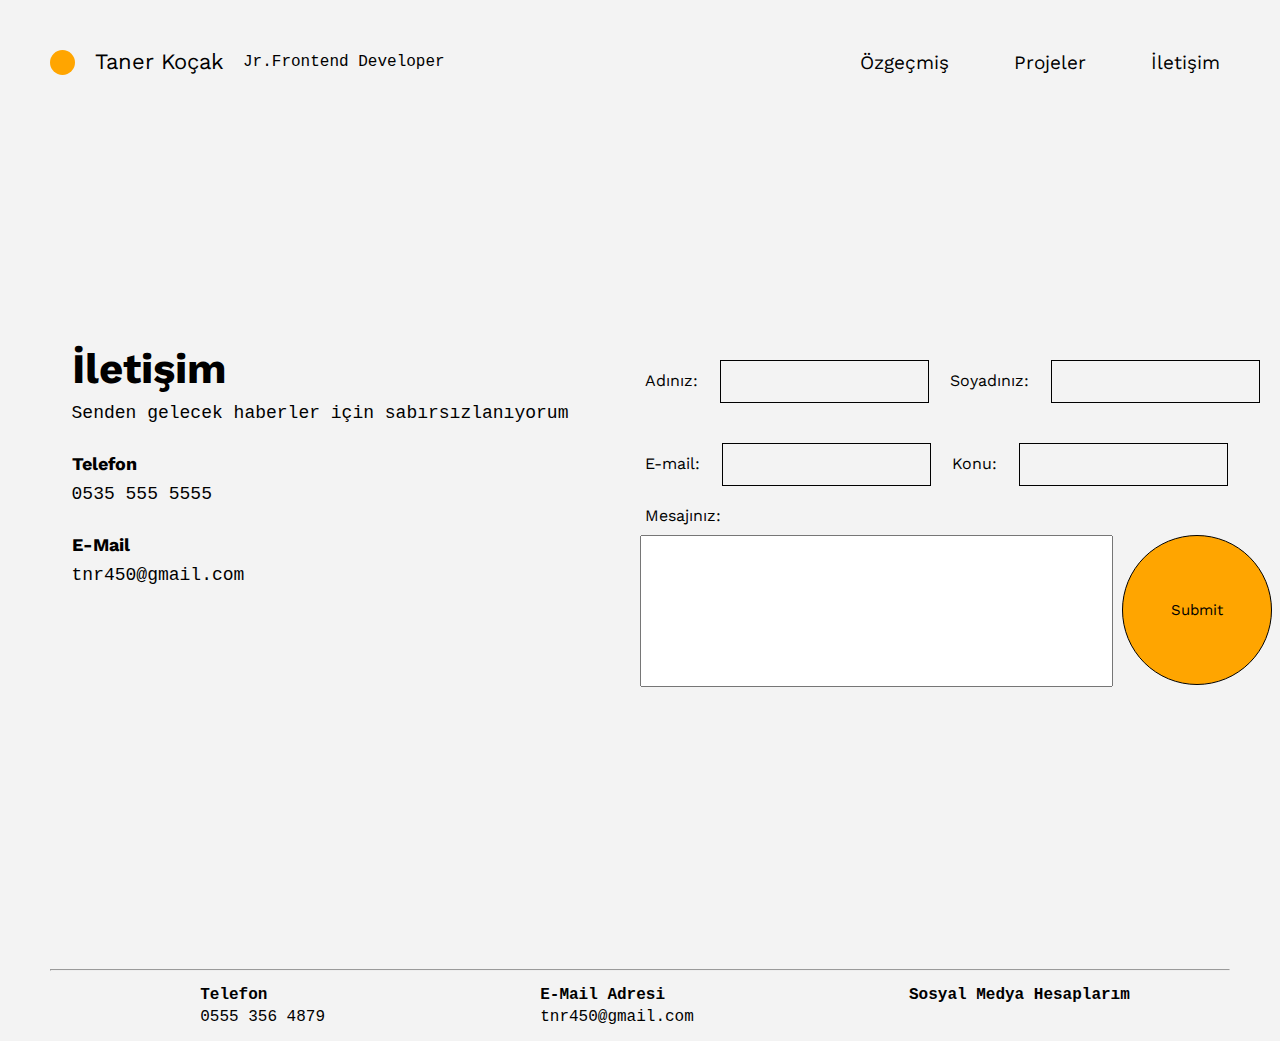
<file: contact.html>
<!DOCTYPE html>
<html lang="en">

<head>
    <meta charset="UTF-8">
    <meta http-equiv="X-UA-Compatible" content="IE=edge">
    <meta name="viewport" content="width=device-width, initial-scale=1.0">
    <title>İletişim</title>
    <link rel="stylesheet" href="contact.css">
    <link rel="preconnect" href="https://fonts.googleapis.com">
    <link rel="preconnect" href="https://fonts.gstatic.com" crossorigin>
    <link href="https://fonts.googleapis.com/css2?family=Work+Sans:wght@600&display=swap" rel="stylesheet">
    <link rel="preconnect" href="https://fonts.googleapis.com">
    <link rel="preconnect" href="https://fonts.gstatic.com" crossorigin>
    <link href="https://fonts.googleapis.com/css2?family=Merriweather&display=swap" rel="stylesheet">
    <link rel="stylesheet" href="https://cdnjs.cloudflare.com/ajax/libs/font-awesome/6.3.0/css/all.min.css"
        integrity="sha512-SzlrxWUlpfuzQ+pcUCosxcglQRNAq/DZjVsC0lE40xsADsfeQoEypE+enwcOiGjk/bSuGGKHEyjSoQ1zVisanQ=="
        crossorigin="anonymous" referrerpolicy="no-referrer" />
</head>

<body>
    <nav class="navbar">
        <div class="container">
            <div class="orange"></div>
            <div class="text">
                <a href="index.html">
                    Taner Koçak
                </a>
                <div class="text2">
                    <p>Jr.Frontend Developer</p>
                </div>
                <div class="text3">
                    <ul>
                        <li>
                            <a href="resume.html" target="_blank">
                                Özgeçmiş
                            </a>
                        </li>
                        <li>
                            <a href="projects.html" target="_blank">
                                Projeler
                            </a>
                        </li>
                        <li>
                            <a href="contact.html" target="_blank">
                                İletişim
                            </a>
                        </li>
                    </ul>
                </div>
            </div>
        </div>
    </nav>
    <div class="left-grid">
        <div class="container">
            <h1>İletişim</h1>
            <p>Senden gelecek haberler için sabırsızlanıyorum</p>
            <h3>Telefon</h3>
            <p>0535 555 5555</p>
            <h3>E-Mail</h3>
            <p>tnr450@gmail.com</p>
        </div>
    </div>
    <div class="right-grid">
        <div class="inline-container">
            <label>
                Adınız:
            </label>
            <input type="text">
            <label>
                Soyadınız:
            </label>
            <input type="text"><br>
            <label>
                E-mail:
            </label>
            <input type="text">
            <label>
                Konu:
            </label>
            <input type="text">
            <br>
            <label>
                Mesajınız:
            </label>
            <br>
            <textarea name="message" cols="57" rows="10"></textarea>
            <div class="buton">
                <button>Submit</button>
            </div>
        </div>
    </div>
    <footer class="alt">
        <hr class="cizgi">
        <div class="phone">
            <div class="number">
                <b>Telefon</b>
                <p>0555 356 4879</p>
            </div>
            <div class="email">
                <b>E-Mail Adresi</b>
                <p>tnr450@gmail.com</p>
            </div>
            <div class="follow">
                <b>Sosyal Medya Hesaplarım</b>
                <ul>
                    <li>
                        <a href="https://www.linkedin.com/in/tanerkck1/" target="_blank">
                            <i class="fa-brands fa-linkedin"></i>
                        </a>
                    </li>
                    <li>
                        <a href="https://www.instagram.com/tanerkk1/" target="_blank">
                            <i class="fa-brands fa-instagram"></i>
                        </a>
                    </li>
                    <li>
                        <a href="https://twitter.com/TanerKocak193" target="_blank">
                            <i class="fa-brands fa-twitter"></i>
                        </a>
                    </li>
                </ul>
            </div>
        </div>
    </footer>
</body>

</html>
</file>
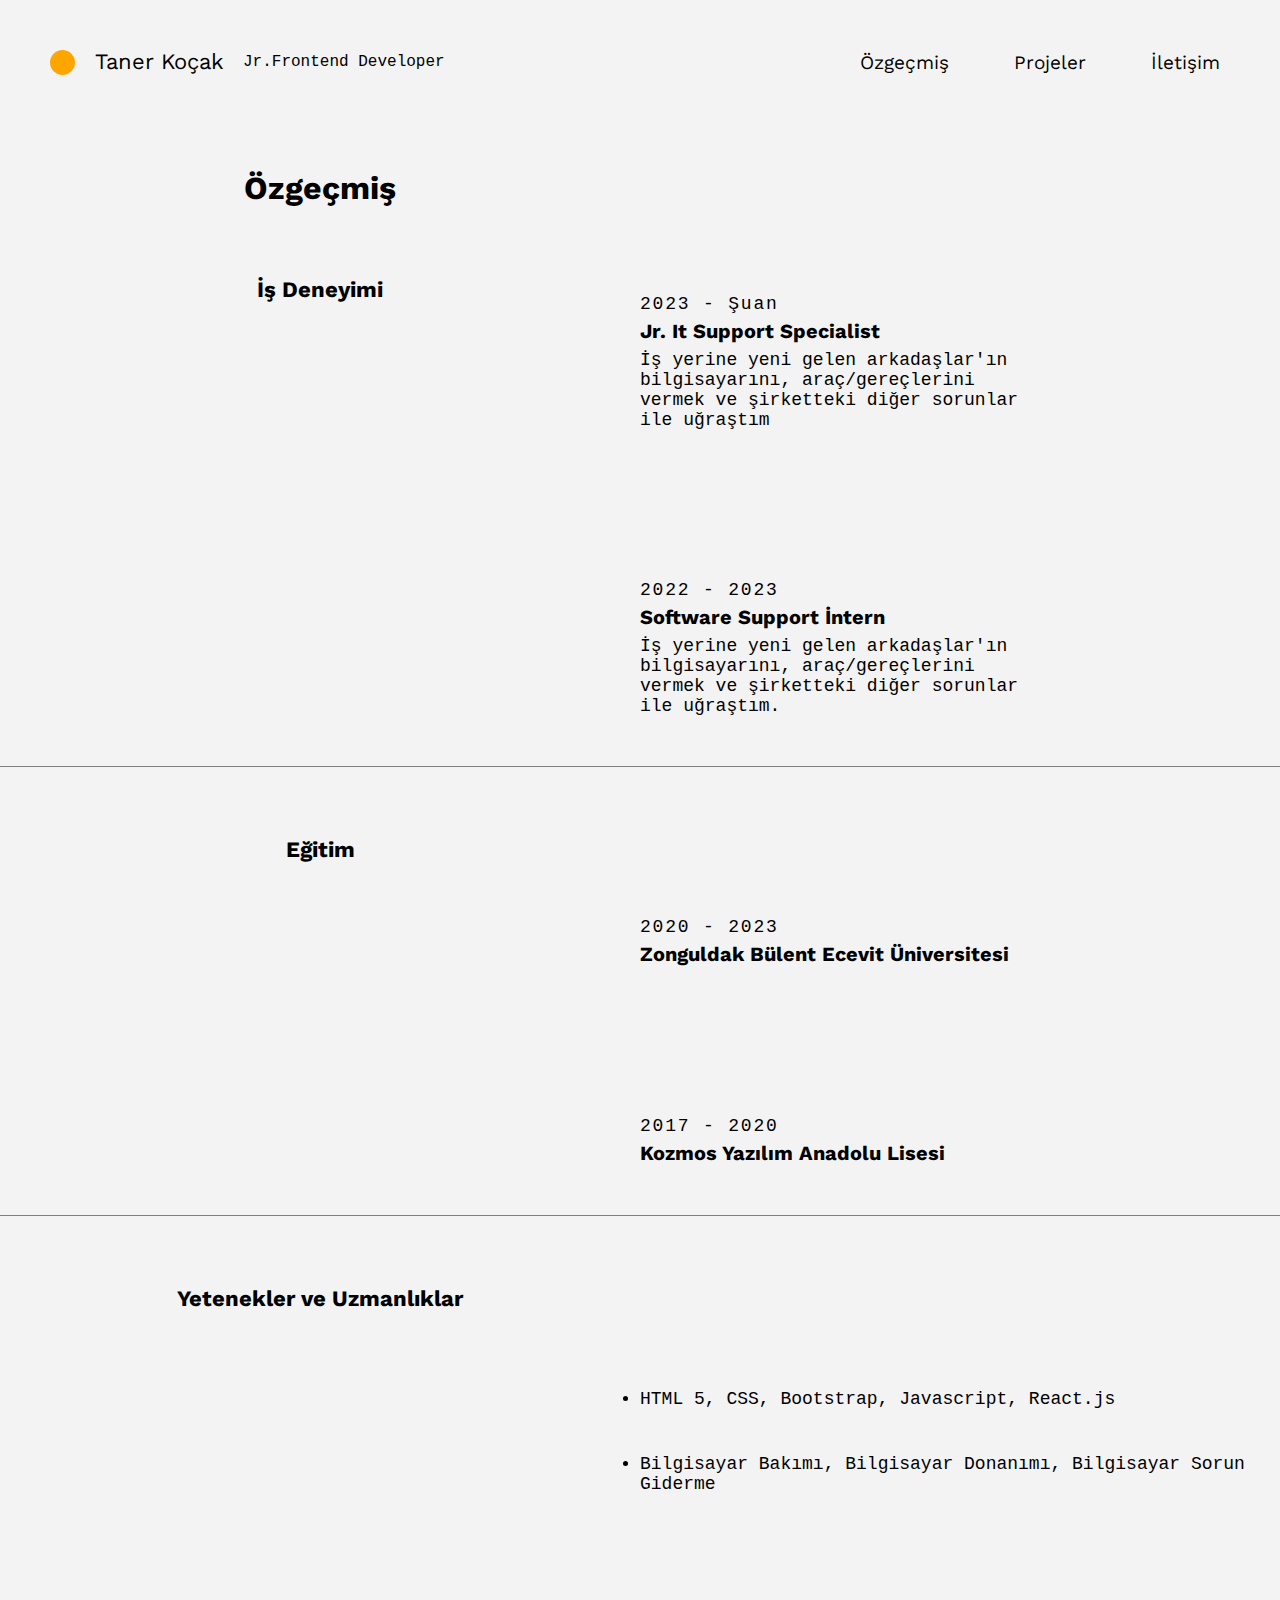
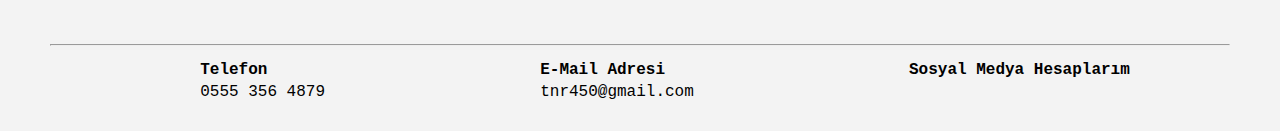
<file: resume.html>
<!DOCTYPE html>
<html lang="en">

<head>
    <meta charset="UTF-8">
    <meta name="viewport" content="width=device-width, initial-scale=1.0">
    <title>Özgeçmiş</title>
    <link rel="stylesheet" href="resume.css">
    <link rel="preconnect" href="https://fonts.googleapis.com">
    <link rel="preconnect" href="https://fonts.gstatic.com" crossorigin>
    <link href="https://fonts.googleapis.com/css2?family=Work+Sans:wght@600&display=swap" rel="stylesheet">
    <link rel="preconnect" href="https://fonts.googleapis.com">
    <link rel="preconnect" href="https://fonts.gstatic.com" crossorigin>
    <link href="https://fonts.googleapis.com/css2?family=Merriweather&display=swap" rel="stylesheet">
    <link rel="stylesheet" href="https://cdnjs.cloudflare.com/ajax/libs/font-awesome/6.3.0/css/all.min.css"
        integrity="sha512-SzlrxWUlpfuzQ+pcUCosxcglQRNAq/DZjVsC0lE40xsADsfeQoEypE+enwcOiGjk/bSuGGKHEyjSoQ1zVisanQ=="
        crossorigin="anonymous" referrerpolicy="no-referrer" />
</head>

<body>
    <nav class="navbar">
        <div class="container">
            <div class="orange"></div>
            <div class="text">
                <a href="index.html">
                    Taner Koçak
                </a>
                <div class="text2">
                    <p>Jr.Frontend Developer</p>
                </div>
                <div class="text3">
                    <ul>
                        <li>
                            <a href="resume.html" target="_blank">
                                Özgeçmiş
                            </a>
                        </li>
                        <li>
                            <a href="projects.html" target="_blank">
                                Projeler
                            </a>
                        </li>
                        <li>
                            <a href="contact.html" target="_blank">
                                İletişim
                            </a>
                        </li>
                    </ul>
                </div>
            </div>
        </div>
    </nav>
    <div class="a1">
        <div class="left">
            <div class="container">
                <h1>Özgeçmiş</h1>
                <h3>İş Deneyimi</h3>
            </div>
        </div>
        <div class="right">
            <div class="container">
                <div class="title-1">
                    <span>2023 - Şuan</span>
                    <h3>Jr. It Support Specialist</h3>
                    <p>İş yerine yeni gelen arkadaşlar'ın bilgisayarını, araç/gereçlerini vermek ve şirketteki diğer
                        sorunlar ile uğraştım</p>
                </div>
                <div class="title-1">
                    <span>2022 - 2023</span>
                    <h3>Software Support İntern</h3>
                    <p>İş yerine yeni gelen arkadaşlar'ın bilgisayarını, araç/gereçlerini vermek ve şirketteki diğer
                        sorunlar ile uğraştım.</p>
                </div>
            </div>
        </div>
    </div>
    </div>
    <div class="line"></div>
    <div class="a1">
        <div class="left">
            <div class="container">
                <h3>Eğitim</h3>
            </div>
        </div>
        <div class="right">
            <div class="clear">
                <div class="container">
                    <div class="title-1">
                        <span>2020 - 2023</span>
                        <h3>Zonguldak Bülent Ecevit Üniversitesi</h3>
                        <!-- <p>Lorem ipsum dolor sit amet consectetur adipisicing elit. Aperiam ipsam culpa mollitia natus
                            id
                            libero
                            maxime, fuga incidunt assumenda, veritatis eveniet hic est nulla ipsum qui iste quos sequi
                            voluptatibus aut, delectus maiores possimus rem! Non, sit, voluptates eaque a quaerat ipsum
                            facilis
                            obcaecati ut nostrum veritatis commodi, eligendi mollitia!
                        </p> -->
                    </div>
                </div>
            </div>
            <div class="container">
                <div class="title-1">
                    <span>2017 - 2020</span>
                    <h3>Kozmos Yazılım Anadolu Lisesi </h3>
                    <!-- <p>Lorem ipsum dolor sit amet consectetur adipisicing elit. Aperiam ipsam culpa mollitia natus id
                        libero
                        maxime, fuga incidunt assumenda, veritatis eveniet hic est nulla ipsum qui iste quos sequi
                        voluptatibus aut, delectus maiores possimus rem! Non, sit, voluptates eaque a quaerat ipsum
                        facilis
                        obcaecati ut nostrum veritatis commodi, eligendi mollitia!
                    </p> -->
                </div>
            </div>
        </div>
    </div>
    <div class="line-1"></div>
    <div class="a1">
        <div class="left">
            <div class="container">
                <h3>Yetenekler ve Uzmanlıklar</h3>
            </div>
        </div>
        <div class="right">
            <div class="container">
                <div class="width">
                    <ul>
                        <li>HTML 5, CSS, Bootstrap, Javascript, React.js</li>
                        <li>Bilgisayar Bakımı, Bilgisayar Donanımı, Bilgisayar Sorun Giderme</li>
                    </ul>
                </div>
            </div>
        </div>
    </div>


    <footer class="alt">
        <hr class="cizgi">
        <div class="phone">
            <div class="number">
                <b>Telefon</b>
                <p>0555 356 4879</p>
            </div>
            <div class="email">
                <b>E-Mail Adresi</b>
                <p>tnr450@gmail.com</p>
            </div>
            <div class="follow">
                <b>Sosyal Medya Hesaplarım</b>
                <ul>
                    <li>
                        <a href="https://www.linkedin.com/in/tanerkck1/" target="_blank">
                            <i class="fa-brands fa-linkedin"></i>
                        </a>
                    </li>
                    <li>
                        <a href="https://www.instagram.com/tanerkk1/" target="_blank">
                            <i class="fa-brands fa-instagram"></i>
                        </a>
                    </li>
                    <li>
                        <a href="https://twitter.com/TanerKocak193" target="_blank">
                            <i class="fa-brands fa-twitter"></i>
                        </a>
                    </li>
                </ul>
            </div>
        </div>
    </footer>

</body>

</html>
</file>
<file: contact.css>
* {
    padding: 0;
    margin: 0;
    box-sizing: border-box;
}

body {
    background-color: #f3f3f3;
}

.container {
    width: 100%;
    margin-left: auto;
    margin-right: auto;
}

.navbar {
    background-color: #f3f3f3;
    padding: 50px;
}

.orange {
    background-color: orange;
    width: 25px;
    height: 25px;
    border-radius: 20px;
}

.text a {
    text-decoration: none;
    color: black;
    font-family: 'Work Sans', sans-serif;
    font-size: 22px;
    float: left;
    padding-left: 45px;
    margin-top: -26px;
}

.text2 {
    display: inline-block;
}

.text2 p {
    color: black;
    font-size: 16px;
    font-family: monospace;
    margin-left: 193px;
    position: relative;
    bottom: 23px;
}

.text3 {
    color: black;
    display: flex;
    justify-content: end;
}

.text3 ul {
    display: flex;
    list-style-type: none;
    float: right;
    margin-top: -45px;
}

.text3 ul li {
    margin: 4px 10px;
    text-decoration: none;
    font-family: 'Work Sans', sans-serif;
}

.text3 ul li a {
    margin-top: -2px;
    font-size: 19px;
    cursor: pointer;
}

.text3 ul li a:hover {
    color: orange;
}

.left-grid {
    display: grid;
    justify-content: space-around;
    width: 50%;
    height: 75vh;
    padding-top: 200px;
}

.left-grid h1 {
    font-size: 42px;
    font-family: 'Work Sans';
}

.left-grid p {
    font-size: 18px;
    font-family: monospace;
    margin-top: 10px;
}

.left-grid h3 {
    font-size: 18px;
    font-family: 'Work Sans';
    margin-top: 30px;
}

.right-grid {
    display: grid;
    width: 50%;
    float: right;
    position: absolute;
    right: 0;
    top: 340px;
    justify-content: start;
}

label {
    margin: 5px;
    font-size: 16px;
    font-family: 'Work Sans';
}

input {
    margin: 20px 12px;
    padding: 13px 15px;
    background-color: #f3f3f3;
    border: 1px solid;
}

textarea {
    margin-top: 10px;
    resize: none;
}

.buton {
    float: right;
}

button {
    width: 150px;
    height: 150px;
    border-radius: 50%;
    background-color: orange;
    font-size: 15px;
    font-family: 'Work Sans';
    cursor: pointer;
    border: 1px solid black;
    margin-top: 10px;
}

.cizgi {
    margin-left: 50px;
    margin-right: 50px;
}

.alt {
    padding-top: 150px;
}

.phone {
    display: flex;
    justify-content: space-evenly;
    align-items: baseline;
}

.number {
    margin: 15px;
    padding-left: 50px;
    font-weight: 500;
    font-family: 'Courier New', Courier, monospace;
}

.number p {
    margin-top: 4px;
}

.email {
    margin: 15px;
    padding-left: 50px;
    font-weight: 500;
    font-family: 'Courier New', Courier, monospace;
}

.email p {
    margin-top: 4px;
}

.follow {
    margin: 15px;
    padding-left: 50px;
    font-weight: 500;
    font-family: 'Courier New', Courier, monospace;
}


ul {
    list-style-type: none;
    display: flex;
    justify-content: space-evenly;
    margin-top: 6px;
}

ul li {
    margin: 4px;
    cursor: pointer;
    font-size: 20px;
}

ul li a {
    color: black;
}
</file>
<file: resume.css>
* {
    padding: 0;
    margin: 0;
    box-sizing: border-box;
}

body {
    background-color: #f3f3f3;
}

.container {
    width: 100%;
    margin-left: auto;
    margin-right: auto;
}

.navbar {
    background-color: #f3f3f3;
    padding: 50px;
}

.orange {
    background-color: orange;
    width: 25px;
    height: 25px;
    border-radius: 20px;
}

.text a {
    text-decoration: none;
    color: black;
    font-family: 'Work Sans', sans-serif;
    font-size: 22px;
    float: left;
    padding-left: 45px;
    margin-top: -26px;
}

.text2 {
    display: inline-block;
}

.text2 p {
    color: black;
    font-size: 16px;
    font-family: monospace;
    margin-left: 193px;
    position: relative;
    bottom: 23px;
}

.text3 {
    color: black;
    display: flex;
    justify-content: end;
}

.text3 ul {
    display: flex;
    list-style-type: none;
    float: right;
    margin-top: -45px;
}

.text3 ul li {
    margin: 4px 10px;
    text-decoration: none;
    font-family: 'Work Sans', sans-serif;
}

.text3 ul li a {
    margin-top: -2px;
    font-size: 19px;
    cursor: pointer;
}

.text3 ul li a:hover {
    color: orange;
}

.a1::after {
    clear: both;
    content: "";
    display: table;
}

.clear::after {
    clear: both;
    content: "";
    display: table;
}

.line {
    width: 100%;
    height: 1px;
    background-color: gray;
    margin-top: 50px;
}

.line-1 {
    width: 100%;
    height: 1px;
    background-color: gray;
    margin-top: 50px;
}

.left {
    width: 50%;
    float: left;
}

.right {
    width: 50%;
    float: left;
}

.left h1 {
    font-family: 'Work Sans';
    text-align: center;
    margin-top: 25px;
}

.left h3 {
    font-family: 'Work Sans', sans-serif;
    font-size: 22px;
    font-weight: 700;
    text-align: center;
    padding-top: 70px;
}

.title-1 {
    padding-top: 150px;
}

.title-1 span {
    letter-spacing: 1.8px;
    font-size: 18px;
    font-family: monospace;
}

.title-1 h3 {
    font-size: 20px;
    font-family: 'Work Sans', sans-serif;
    margin-top: 5px;
}

.title-1 p {
    width: 63%;
    margin-top: 7px;
    font-size: 18px;
    font-family: monospace;
}

.width ul {
    margin-top: 8rem;
    font-size: 18px;
    font-family: monospace;
}

.width ul li {
    padding-top: 5vh;
}

.alt {
    padding-top: 150px;
}

.cizgi {
    margin-left: 50px;
    margin-right: 50px;
}

.phone {
    display: flex;
    justify-content: space-evenly;
    align-items: baseline;
}

.number {
    margin: 15px;
    padding-left: 50px;
    font-weight: 500;
    font-family: 'Courier New', Courier, monospace;
}

.number p {
    margin-top: 4px;
}

.email {
    margin: 15px;
    padding-left: 50px;
    font-weight: 500;
    font-family: 'Courier New', Courier, monospace;
}

.email p {
    margin-top: 4px;
}

.follow {
    margin: 15px;
    padding-left: 50px;
    font-weight: 500;
    font-family: 'Courier New', Courier, monospace;
}


.follow ul {
    list-style-type: none;
    display: flex;
    justify-content: space-evenly;
    margin-top: 6px;
}

.follow ul li {
    margin: 4px;
    cursor: pointer;
    font-size: 20px;
}

.follow ul li a {
    color: black;
}


@media (min-width: 320px) and (max-width: 768px) {

    .orange {
        position: relative;
        top: 5px;
    }

    .text a {
        font-size: 15px;
    }

    .title-1 {
        position: relative;
        right: 130px;
    }

    .text .text2 p {
        position: relative;
        top: -5px;
        right: 150px;
        width: 100%;
    }

    .left h1 {
        font-size: 22px;
    }

    .text .text3 {
        display: none;
    }

    .right .width {
        position: relative;
        right: 110px;
    }

    .left h3 {
        float: left;
        padding-left: 30px;
    }

    .right .title-1 {
        margin-top: 20px;

    }

    .alt {
        margin-top: -30px;
    }

    .cizgi {
        margin: 0 auto;
    }

    .phone {
        display: block;
        float: left;
        position: relative;
        right: 35px;
    }
}

@media (min-width: 769px) and (max-width: 1024px){

    
}
</file>
